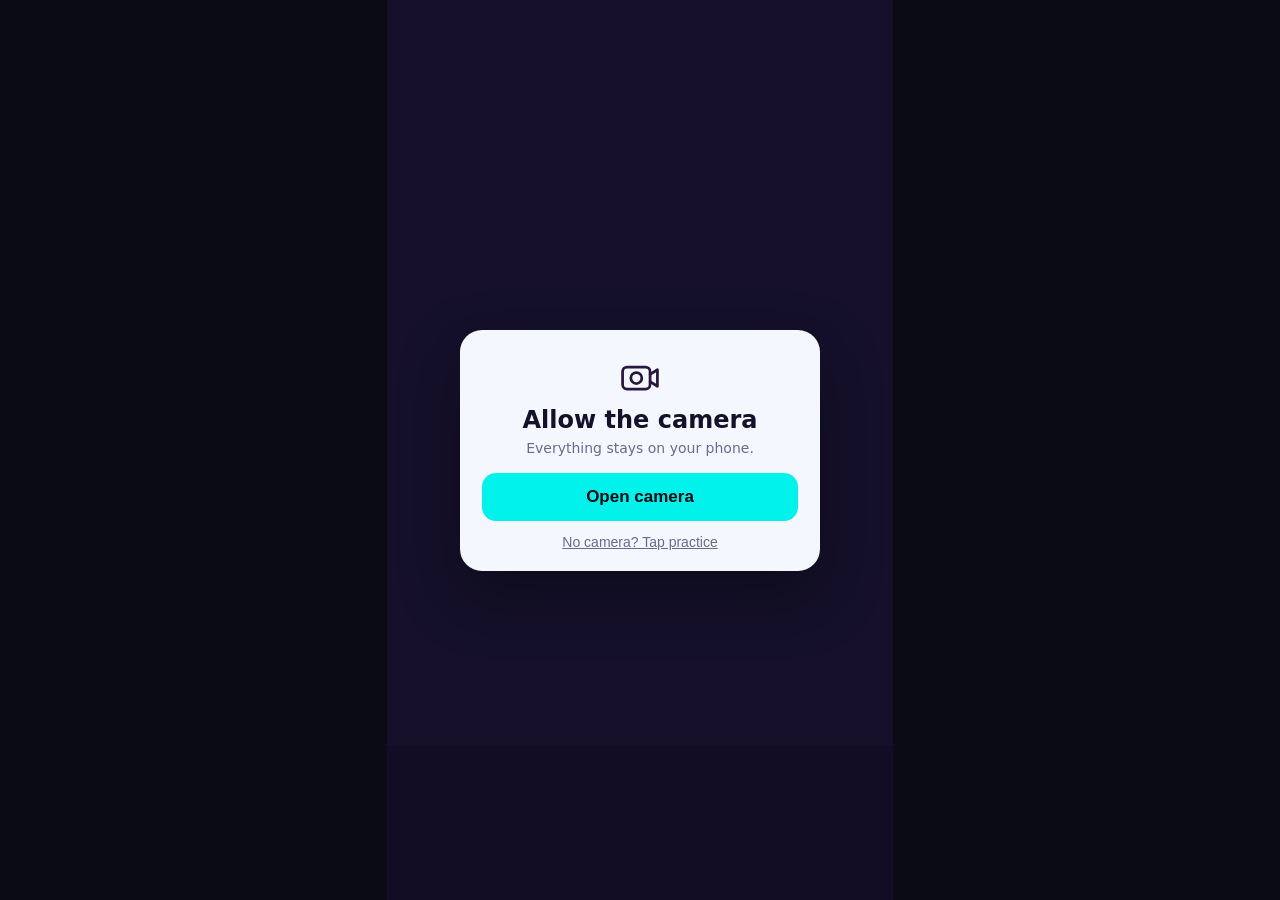
<file: index.html>
<!doctype html>
<html lang="en">
<head>
<meta charset="utf-8" />
<meta name="viewport" content="width=device-width, initial-scale=1, viewport-fit=cover, user-scalable=no" />
<meta name="theme-color" content="#0b0b16" />
<title>Wink DJ</title>
<link rel="icon" href="data:image/svg+xml,%3Csvg xmlns='http://www.w3.org/2000/svg' viewBox='0 0 40 40'%3E%3Crect width='40' height='40' rx='12' fill='%2300f2ea'/%3E%3Ctext x='20' y='29' text-anchor='middle' font-size='26'%3E%F0%9F%8E%A7%3C/text%3E%3C/svg%3E" />
<script>(function(){var t=Math.floor(Date.now()/6e4);var l=document.createElement("link");l.rel="stylesheet";l.href="./style.css?t="+t;document.head.appendChild(l);window.__t=t})()</script>
</head>
<body>
<main id="app">
  <section id="phone" class="phone">
    <video id="cam" class="cam" autoplay muted playsinline></video>
    <div class="band"></div>
    <canvas id="scene" class="scene"></canvas>

    <div id="hud" class="hud hidden">
      <div class="hud-top">
        <div class="score"><b id="score">0</b><span>hype</span></div>
        <div class="combo"><b id="combo">0</b><span>combo</span></div>
        <div class="time"><b id="time">15</b><span>sec</span></div>
      </div>
      <div id="judge" class="judge"></div>
      <div class="eyes"><span id="eyeL" class="eye">L</span><span id="eyeR" class="eye">R</span></div>
    </div>

    <div id="startPanel" class="panel">
      <div class="card gate">
        <svg viewBox="0 0 48 48" width="44" height="44" fill="none" stroke="#2a1740" stroke-width="3" stroke-linecap="round" stroke-linejoin="round"><rect x="5" y="12" width="30" height="24" rx="5"/><path d="M35 20l8-5v18l-8-5"/><circle cx="20" cy="24" r="6"/></svg>
        <h2>Allow the camera</h2>
        <p>Everything stays on your phone.</p>
        <button id="play" class="btn">Open camera</button>
        <button id="practice" class="link">No camera? Tap practice</button>
      </div>
    </div>

    <div id="setupPanel" class="panel hidden">
      <div class="card">
        <div class="kicker" id="setupKicker">CAMERA</div>
        <h2 id="setupTitle">Loading…</h2>
        <p id="setupText">One second.</p>
        <div id="calib" class="calib hidden"></div>
        <button id="startRound" class="btn hidden">Start</button>
        <button id="bothMode" class="link hidden">Use both eyes</button>
      </div>
    </div>

    <div id="howto" class="howto hidden">
      <svg viewBox="0 0 200 80" width="150" height="60" fill="none" stroke="#fff" stroke-width="4" stroke-linecap="round" stroke-linejoin="round">
        <path d="M14 40 C 34 14, 66 14, 86 40 C 66 66, 34 66, 14 40 Z"/><circle cx="50" cy="40" r="10" fill="#fff"/>
        <path d="M114 44 C 134 66, 166 66, 186 44"/><path d="M126 52 l-6 9 M150 58 l0 11 M174 52 l6 9"/>
      </svg>
      <b>Wink to drop the beat</b>
      <span>Left eye hits the left deck, right eye the right. Both for the drop.</span>
      <em id="howtoCta">Wink to start</em>
    </div>
    <div id="countdown" class="countdown hidden"></div>

    <div id="resultPanel" class="resultlite hidden">
      <div class="rhead">
        <b><span id="rPct">0%</span></b>
        <span id="rLine">swept off their feet</span>
        <em id="resultTitle">Irresistible.</em>
      </div>
      <div class="rbtns hidden" id="rbtns">
        <button id="replay" class="replay" aria-label="Play again"><svg viewBox="0 0 48 48" width="34" height="34" fill="none" stroke="#fff" stroke-width="4" stroke-linecap="round" stroke-linejoin="round"><path d="M38 24a14 14 0 1 1-4.1-9.9"/><path d="M34 6v9h-9"/></svg></button>
        <button id="home" class="link">Back</button>
      </div>
    </div>
  </section>
</main>
<script>(function(){var s=document.createElement("script");s.type="module";s.src="./app.mjs?t="+window.__t;document.body.appendChild(s)})()</script>
</body>
</html>
</file>
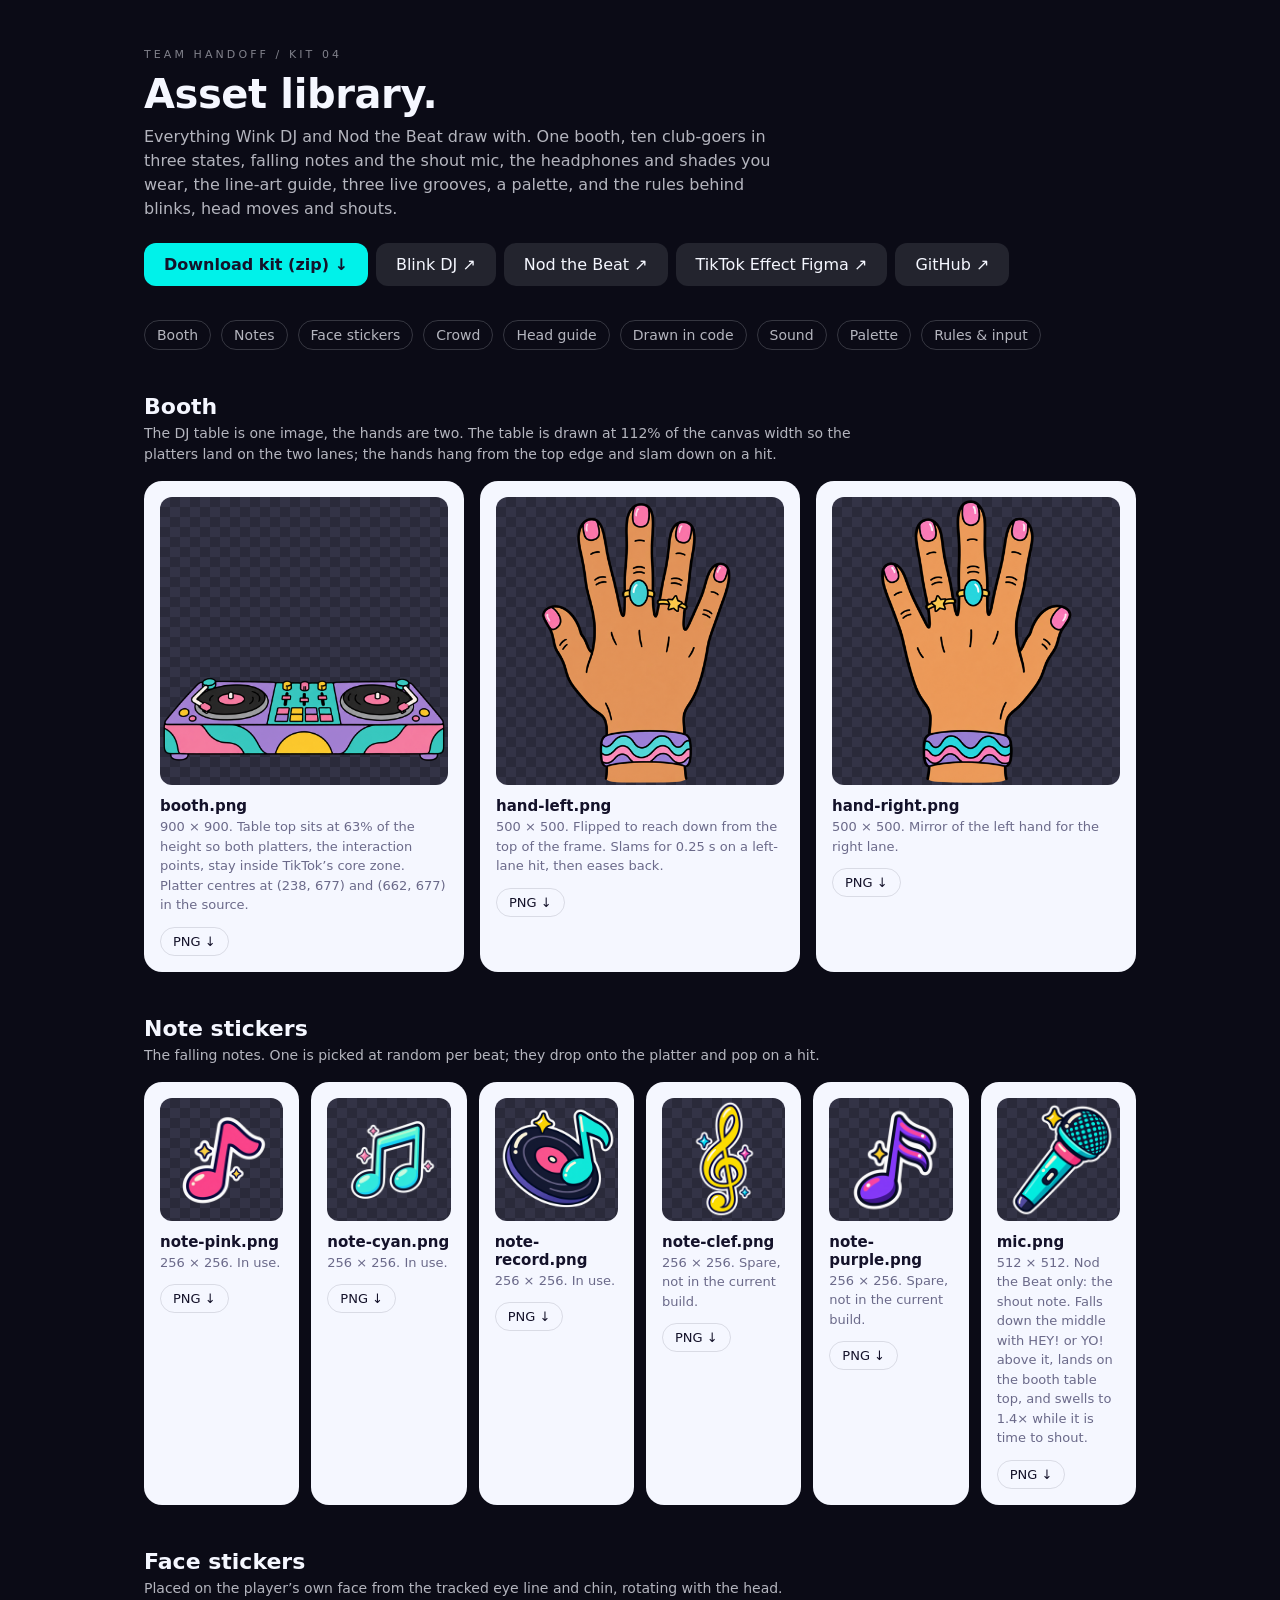
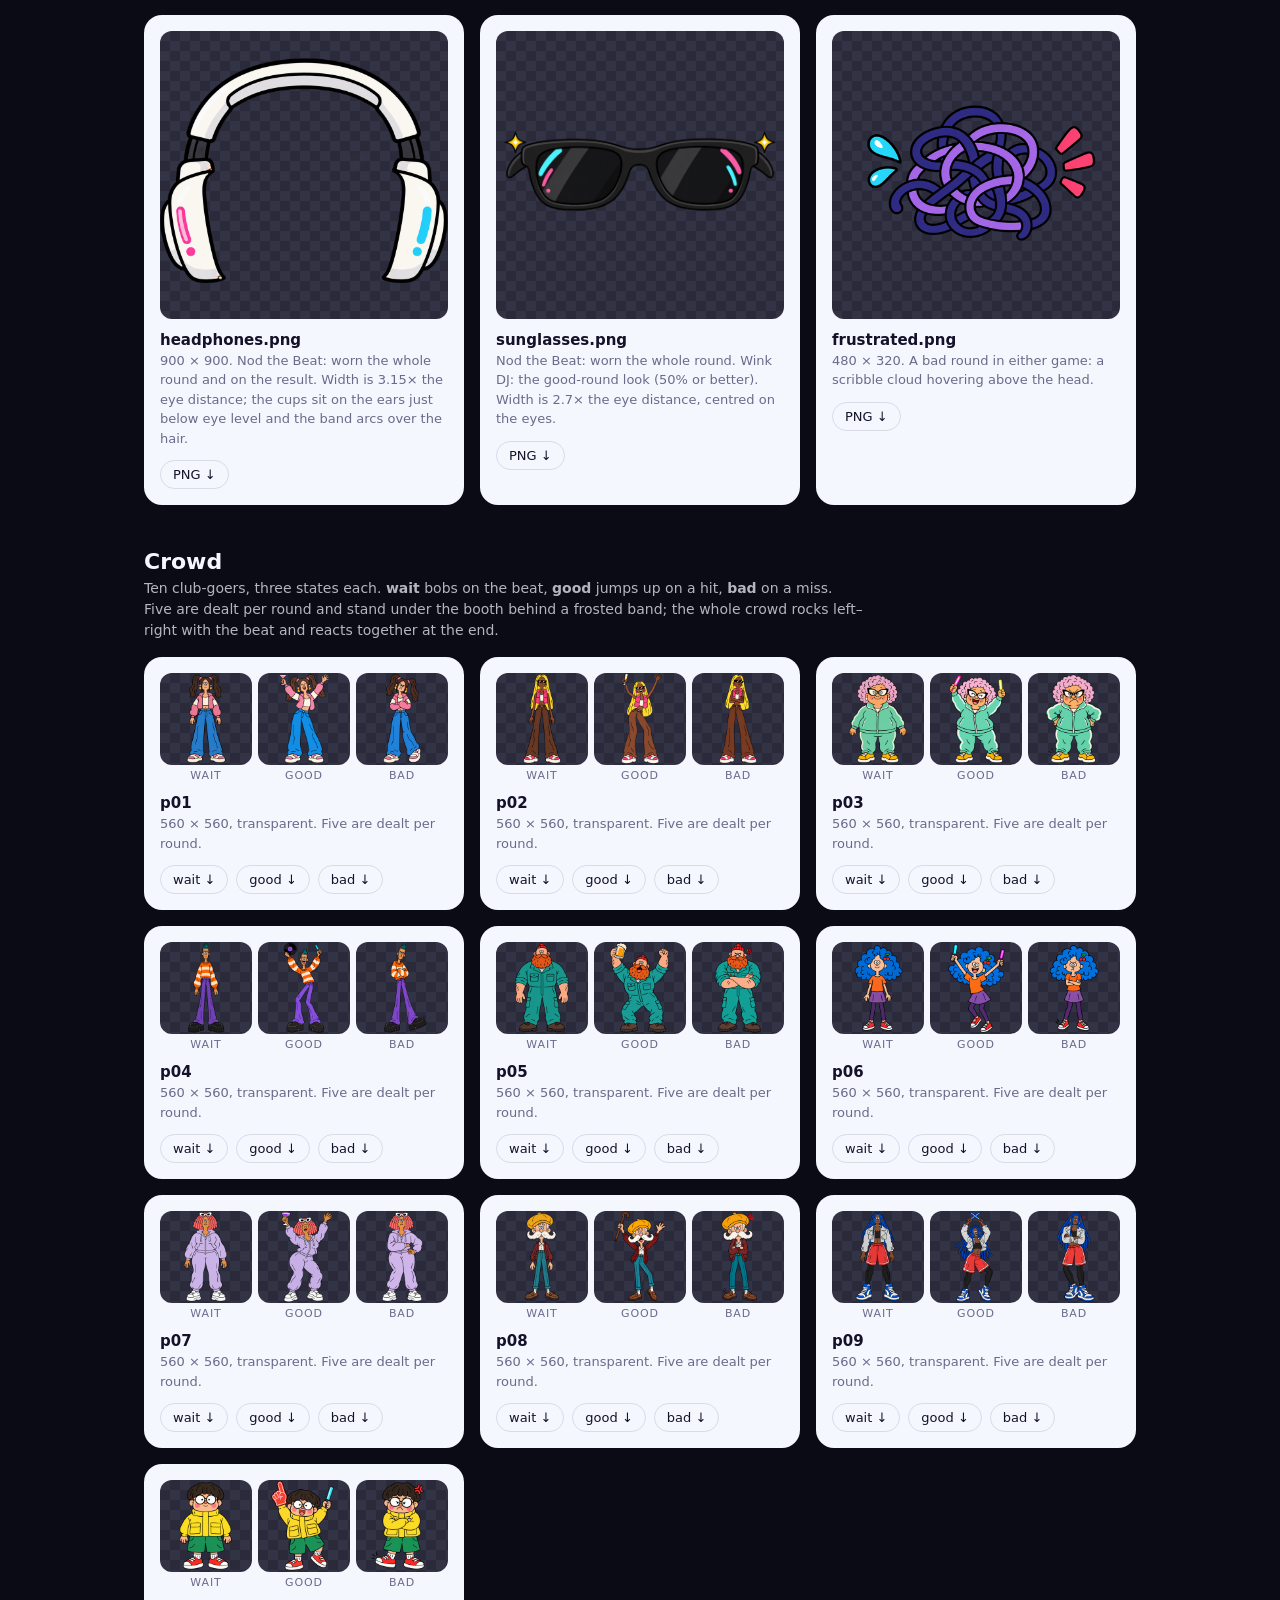
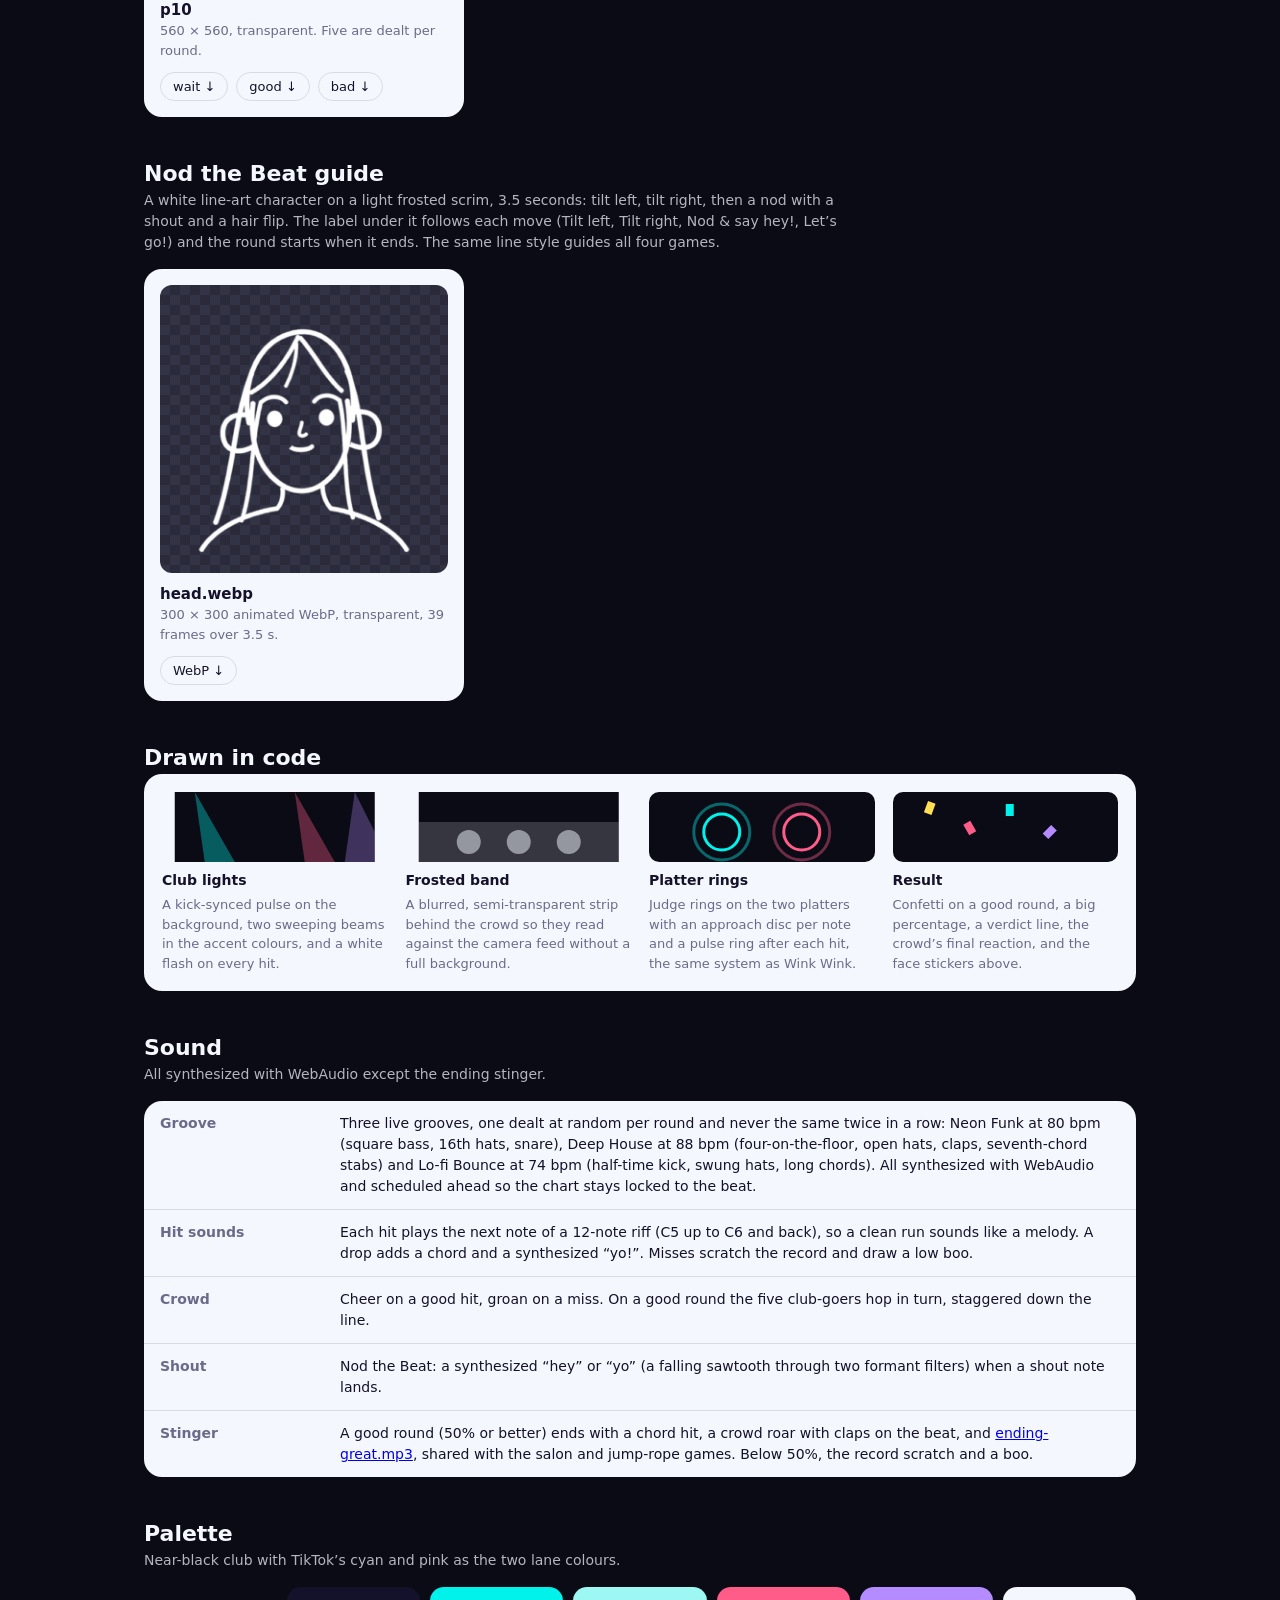
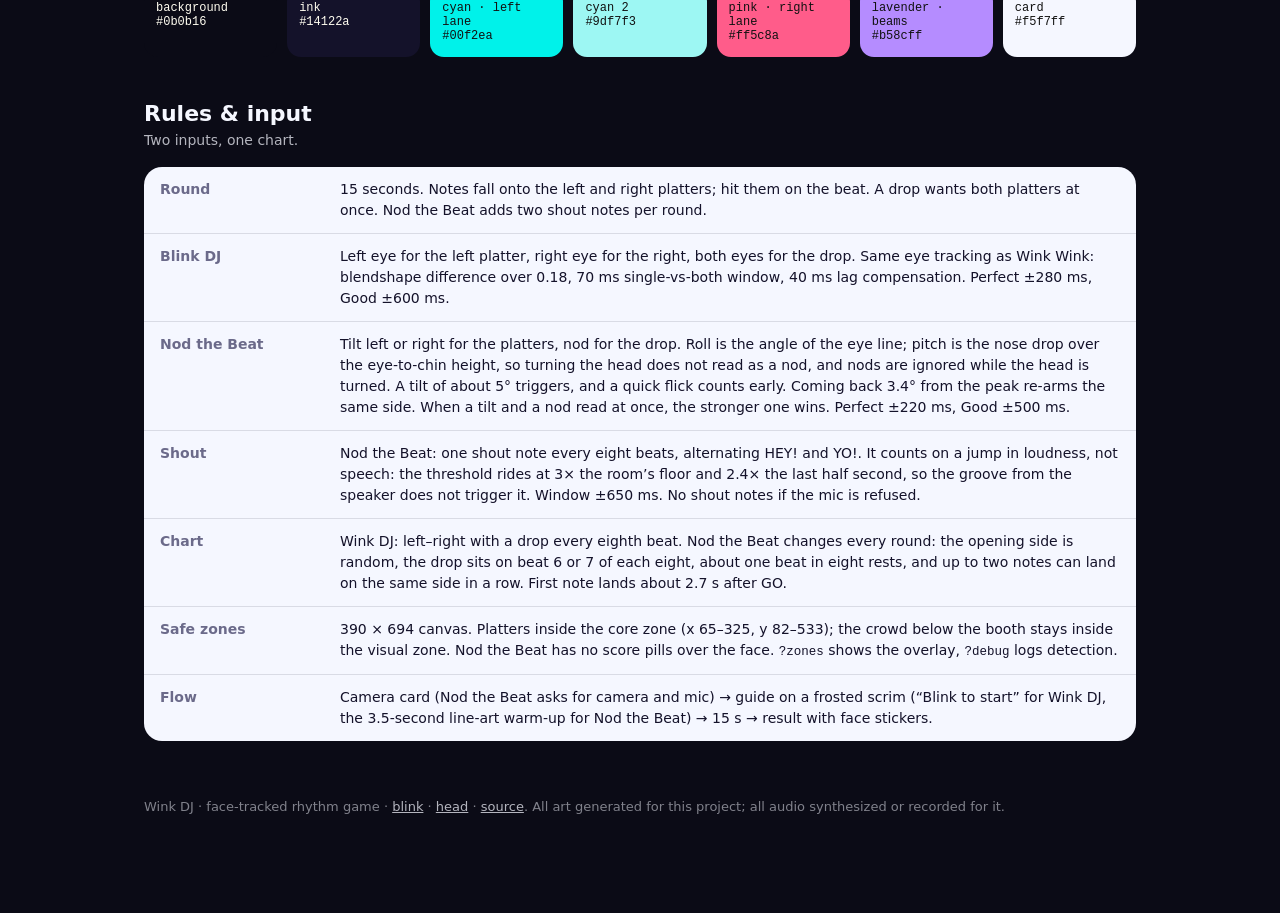
<file: asset-library/index.html>
<!doctype html>
<html lang="en">
<head>
<meta charset="utf-8" />
<meta name="viewport" content="width=device-width, initial-scale=1" />
<title>Wink DJ — Asset library</title>
<link rel="icon" href="data:image/svg+xml,%3Csvg xmlns='http://www.w3.org/2000/svg' viewBox='0 0 40 40'%3E%3Crect width='40' height='40' rx='12' fill='%2300f2ea'/%3E%3Ctext x='20' y='29' text-anchor='middle' font-size='26'%3E%F0%9F%8E%A7%3C/text%3E%3C/svg%3E" />
<style>
  :root { --bg:#0b0b16; --card:#f5f7ff; --ink:#14122a; --dim:#6b6a8a; --line:rgba(20,18,42,.12); --accent:#00f2ea; --ghost:rgba(245,247,255,.1); --muted:rgba(245,247,255,.5); --muted2:rgba(245,247,255,.72); --navline:rgba(245,247,255,.18); --chk1:#e4e6f0; --chk2:#f0f1f8; }

  * { box-sizing: border-box; }
  body { margin:0; background:var(--bg); color:var(--card); font-family: -apple-system, "Helvetica Neue", Inter, system-ui, sans-serif; }
  .wrap { max-width: 1040px; margin: 0 auto; padding: 48px 24px 96px; }
  .k { font-size: 11px; letter-spacing: .28em; text-transform: uppercase; color: var(--muted); }
  h1 { font-size: 40px; margin: 10px 0 8px; letter-spacing: -.01em; }
  .lede { color: var(--muted2); margin: 0 0 22px; max-width: 640px; line-height: 1.5; }
  .btn { display:inline-block; background:var(--accent); color:var(--ink); font-weight:700; text-decoration:none; padding: 12px 20px; border-radius: 12px; margin: 0 8px 8px 0; }
  .btn.ghost { background: var(--ghost); color: var(--card); font-weight: 500; }
  nav { display:flex; gap:10px; flex-wrap:wrap; margin: 26px 0 40px; }
  nav a { color: var(--muted2); text-decoration:none; font-size:14px; padding:6px 12px; border:1px solid var(--navline); border-radius:999px; }
  section { margin-top: 44px; }
  h2 { font-size: 22px; margin: 0 0 4px; }
  .sub { color: var(--muted2); font-size: 14px; margin: 0 0 16px; line-height: 1.5; max-width: 720px; }
  .grid { display:grid; grid-template-columns: repeat(auto-fit, minmax(240px, 1fr)); gap: 16px; }
  .grid.tight { grid-template-columns: repeat(auto-fill, minmax(150px, 1fr)); gap: 12px; }
  .card { background: var(--card); color: var(--ink); border-radius: 18px; padding: 16px; }
  .card .pv { border-radius: 12px; overflow:hidden; background: repeating-conic-gradient(var(--chk1) 0 25%, var(--chk2) 0 50%) 0 0/20px 20px; aspect-ratio: 1; display:flex; align-items:center; justify-content:center; }
  .card .pv.dark { background: repeating-conic-gradient(#2a2a3a 0 25%, #333346 0 50%) 0 0/20px 20px; }
  .card .pv img { max-width: 100%; max-height: 100%; display:block; }
  .card b { display:block; margin: 12px 0 2px; font-size: 15px; }
  .card p { margin: 0; font-size: 13px; color: var(--dim); line-height: 1.5; }
  .card .row { display:flex; gap:8px; margin-top: 12px; flex-wrap: wrap; }
  .card .row a { font-size: 13px; color: var(--ink); text-decoration:none; border:1px solid var(--line); border-radius: 999px; padding: 6px 12px; }
  .strip { display:grid; grid-template-columns: repeat(3, 1fr); gap: 6px; }
  .strip.two { grid-template-columns: repeat(2, 1fr); }
  .strip figure { margin:0; text-align:center; }
  .strip figcaption { font-size: 11px; color: var(--dim); margin-top: 4px; letter-spacing: .08em; text-transform: uppercase; }
  .swatches { display:grid; grid-template-columns: repeat(auto-fit, minmax(120px,1fr)); gap: 10px; }
  .sw { border-radius: 14px; padding: 14px 12px; color: #111; font-size: 12px; font-family: ui-monospace, Menlo, monospace; }
  .sw.dark { color: #fffdf0; }
  table { width:100%; border-collapse: collapse; background: var(--card); color: var(--ink); border-radius: 18px; overflow:hidden; font-size: 14px; }
  th, td { text-align:left; padding: 12px 16px; border-bottom: 1px solid var(--line); vertical-align: top; line-height: 1.5; }
  th { width: 180px; color: var(--dim); font-weight: 600; }
  tr:last-child td, tr:last-child th { border-bottom: 0; }
  code { font-family: ui-monospace, Menlo, monospace; font-size: 12.5px; }
  .drawn { background: var(--card); color: var(--ink); border-radius: 18px; padding: 18px; display:grid; grid-template-columns: repeat(auto-fit, minmax(220px,1fr)); gap: 18px; }
  .drawn div { font-size: 13px; color: var(--dim); line-height: 1.5; }
  .drawn b { display:block; color: var(--ink); margin-bottom: 4px; font-size: 14px; }
  .drawn svg { width: 100%; height: 70px; display:block; margin-bottom: 8px; border-radius: 10px; }
  footer { margin-top: 56px; font-size: 13px; color: var(--muted); line-height: 1.6; }
  footer a { color: var(--muted2); }
  @media (max-width: 600px) { th { width: 110px; } h1 { font-size: 32px; } }
</style>
</head>
<body>
<div class="wrap">
  <div class="k">Team handoff / Kit 04</div>
  <h1>Asset library.</h1>
  <p class="lede">Everything Wink DJ and Nod the Beat draw with. One booth, ten club-goers in three states, falling notes and the shout mic, the headphones and shades you wear, the line-art guide, three live grooves, a palette, and the rules behind blinks, head moves and shouts.</p>
  <a class="btn" href="./wink-dj-assets.zip" download>Download kit (zip) ↓</a><a class="btn ghost" href="../">Blink DJ ↗</a><a class="btn ghost" href="../head/">Nod the Beat ↗</a><a class="btn ghost" href="https://www.figma.com/design/QUBLPsojgC8Vom9a3KD2R9/TikTok-Effect-%E8%AE%BE%E8%AE%A1%E8%A7%84%E8%8C%83?node-id=295639-28463&amp;t=obTdrpBNiDewiyfc-4" target="_blank">TikTok Effect Figma ↗</a><a class="btn ghost" href="https://github.com/Belendali/wink-dj">GitHub ↗</a>
  <nav><a href="#booth">Booth</a><a href="#notes">Notes</a><a href="#result">Face stickers</a><a href="#crowd">Crowd</a><a href="#guide">Head guide</a><a href="#drawn">Drawn in code</a><a href="#sound">Sound</a><a href="#palette">Palette</a><a href="#rules">Rules &amp; input</a></nav>

  <section id="booth">
    <h2>Booth</h2>
    <p class="sub">The DJ table is one image, the hands are two. The table is drawn at 112% of the canvas width so the platters land on the two lanes; the hands hang from the top edge and slam down on a hit.</p>
    <div class="grid">
      <div class="card">
        <div class="pv dark"><img src="../assets/booth/booth.png" alt="booth.png" loading="lazy" /></div>
        <b>booth.png</b>
        <p>900 × 900. Table top sits at 63% of the height so both platters, the interaction points, stay inside TikTok’s core zone. Platter centres at (238, 677) and (662, 677) in the source.</p>
        <div class="row"><a href="../assets/booth/booth.png" download>PNG ↓</a></div>
      </div>

      <div class="card">
        <div class="pv dark"><img src="../assets/booth/hand-left.png" alt="hand-left.png" loading="lazy" /></div>
        <b>hand-left.png</b>
        <p>500 × 500. Flipped to reach down from the top of the frame. Slams for 0.25 s on a left-lane hit, then eases back.</p>
        <div class="row"><a href="../assets/booth/hand-left.png" download>PNG ↓</a></div>
      </div>

      <div class="card">
        <div class="pv dark"><img src="../assets/booth/hand-right.png" alt="hand-right.png" loading="lazy" /></div>
        <b>hand-right.png</b>
        <p>500 × 500. Mirror of the left hand for the right lane.</p>
        <div class="row"><a href="../assets/booth/hand-right.png" download>PNG ↓</a></div>
      </div>

    </div>
  </section>

  <section id="notes">
    <h2>Note stickers</h2>
    <p class="sub">The falling notes. One is picked at random per beat; they drop onto the platter and pop on a hit.</p>
    <div class="grid tight">
      <div class="card">
        <div class="pv dark"><img src="../assets/stickers/note-pink.png" alt="note-pink.png" loading="lazy" /></div>
        <b>note-pink.png</b>
        <p>256 × 256. In use.</p>
        <div class="row"><a href="../assets/stickers/note-pink.png" download>PNG ↓</a></div>
      </div>

      <div class="card">
        <div class="pv dark"><img src="../assets/stickers/note-cyan.png" alt="note-cyan.png" loading="lazy" /></div>
        <b>note-cyan.png</b>
        <p>256 × 256. In use.</p>
        <div class="row"><a href="../assets/stickers/note-cyan.png" download>PNG ↓</a></div>
      </div>

      <div class="card">
        <div class="pv dark"><img src="../assets/stickers/note-record.png" alt="note-record.png" loading="lazy" /></div>
        <b>note-record.png</b>
        <p>256 × 256. In use.</p>
        <div class="row"><a href="../assets/stickers/note-record.png" download>PNG ↓</a></div>
      </div>

      <div class="card">
        <div class="pv dark"><img src="../assets/stickers/note-clef.png" alt="note-clef.png" loading="lazy" /></div>
        <b>note-clef.png</b>
        <p>256 × 256. Spare, not in the current build.</p>
        <div class="row"><a href="../assets/stickers/note-clef.png" download>PNG ↓</a></div>
      </div>

      <div class="card">
        <div class="pv dark"><img src="../assets/stickers/note-purple.png" alt="note-purple.png" loading="lazy" /></div>
        <b>note-purple.png</b>
        <p>256 × 256. Spare, not in the current build.</p>
        <div class="row"><a href="../assets/stickers/note-purple.png" download>PNG ↓</a></div>
      </div>

      <div class="card">
        <div class="pv dark"><img src="../assets/stickers/mic.png" alt="mic.png" loading="lazy" /></div>
        <b>mic.png</b>
        <p>512 × 512. Nod the Beat only: the shout note. Falls down the middle with HEY! or YO! above it, lands on the booth table top, and swells to 1.4× while it is time to shout.</p>
        <div class="row"><a href="../assets/stickers/mic.png" download>PNG ↓</a></div>
      </div>
    </div>
  </section>

  <section id="result">
    <h2>Face stickers</h2>
    <p class="sub">Placed on the player’s own face from the tracked eye line and chin, rotating with the head.</p>
    <div class="grid">
      <div class="card">
        <div class="pv dark"><img src="../assets/stickers/headphones.png" alt="headphones.png" loading="lazy" /></div>
        <b>headphones.png</b>
        <p>900 × 900. Nod the Beat: worn the whole round and on the result. Width is 3.15× the eye distance; the cups sit on the ears just below eye level and the band arcs over the hair.</p>
        <div class="row"><a href="../assets/stickers/headphones.png" download>PNG ↓</a></div>
      </div>
      <div class="card">
        <div class="pv dark"><img src="../assets/stickers/sunglasses.png" alt="sunglasses.png" loading="lazy" /></div>
        <b>sunglasses.png</b>
        <p>Nod the Beat: worn the whole round. Wink DJ: the good-round look (50% or better). Width is 2.7× the eye distance, centred on the eyes.</p>
        <div class="row"><a href="../assets/stickers/sunglasses.png" download>PNG ↓</a></div>
      </div>
      <div class="card">
        <div class="pv dark"><img src="../assets/stickers/frustrated.png" alt="frustrated.png" loading="lazy" /></div>
        <b>frustrated.png</b>
        <p>480 × 320. A bad round in either game: a scribble cloud hovering above the head.</p>
        <div class="row"><a href="../assets/stickers/frustrated.png" download>PNG ↓</a></div>
      </div>
    </div>
  </section>

  <section id="crowd">
    <h2>Crowd</h2>
    <p class="sub">Ten club-goers, three states each. <b>wait</b> bobs on the beat, <b>good</b> jumps up on a hit, <b>bad</b> on a miss. Five are dealt per round and stand under the booth behind a frosted band; the whole crowd rocks left–right with the beat and reacts together at the end.</p>
    <div class="grid">
      <div class="card">
        <div class="strip"><figure><div class="pv dark"><img src="../assets/people/p01-wait.png" alt="p01 wait" loading="lazy" /></div><figcaption>wait</figcaption></figure><figure><div class="pv dark"><img src="../assets/people/p01-good.png" alt="p01 good" loading="lazy" /></div><figcaption>good</figcaption></figure><figure><div class="pv dark"><img src="../assets/people/p01-bad.png" alt="p01 bad" loading="lazy" /></div><figcaption>bad</figcaption></figure></div>
        <b>p01</b>
        <p>560 × 560, transparent. Five are dealt per round.</p>
        <div class="row"><a href="../assets/people/p01-wait.png" download>wait ↓</a><a href="../assets/people/p01-good.png" download>good ↓</a><a href="../assets/people/p01-bad.png" download>bad ↓</a></div>
      </div>
      <div class="card">
        <div class="strip"><figure><div class="pv dark"><img src="../assets/people/p02-wait.png" alt="p02 wait" loading="lazy" /></div><figcaption>wait</figcaption></figure><figure><div class="pv dark"><img src="../assets/people/p02-good.png" alt="p02 good" loading="lazy" /></div><figcaption>good</figcaption></figure><figure><div class="pv dark"><img src="../assets/people/p02-bad.png" alt="p02 bad" loading="lazy" /></div><figcaption>bad</figcaption></figure></div>
        <b>p02</b>
        <p>560 × 560, transparent. Five are dealt per round.</p>
        <div class="row"><a href="../assets/people/p02-wait.png" download>wait ↓</a><a href="../assets/people/p02-good.png" download>good ↓</a><a href="../assets/people/p02-bad.png" download>bad ↓</a></div>
      </div>
      <div class="card">
        <div class="strip"><figure><div class="pv dark"><img src="../assets/people/p03-wait.png" alt="p03 wait" loading="lazy" /></div><figcaption>wait</figcaption></figure><figure><div class="pv dark"><img src="../assets/people/p03-good.png" alt="p03 good" loading="lazy" /></div><figcaption>good</figcaption></figure><figure><div class="pv dark"><img src="../assets/people/p03-bad.png" alt="p03 bad" loading="lazy" /></div><figcaption>bad</figcaption></figure></div>
        <b>p03</b>
        <p>560 × 560, transparent. Five are dealt per round.</p>
        <div class="row"><a href="../assets/people/p03-wait.png" download>wait ↓</a><a href="../assets/people/p03-good.png" download>good ↓</a><a href="../assets/people/p03-bad.png" download>bad ↓</a></div>
      </div>
      <div class="card">
        <div class="strip"><figure><div class="pv dark"><img src="../assets/people/p04-wait.png" alt="p04 wait" loading="lazy" /></div><figcaption>wait</figcaption></figure><figure><div class="pv dark"><img src="../assets/people/p04-good.png" alt="p04 good" loading="lazy" /></div><figcaption>good</figcaption></figure><figure><div class="pv dark"><img src="../assets/people/p04-bad.png" alt="p04 bad" loading="lazy" /></div><figcaption>bad</figcaption></figure></div>
        <b>p04</b>
        <p>560 × 560, transparent. Five are dealt per round.</p>
        <div class="row"><a href="../assets/people/p04-wait.png" download>wait ↓</a><a href="../assets/people/p04-good.png" download>good ↓</a><a href="../assets/people/p04-bad.png" download>bad ↓</a></div>
      </div>
      <div class="card">
        <div class="strip"><figure><div class="pv dark"><img src="../assets/people/p05-wait.png" alt="p05 wait" loading="lazy" /></div><figcaption>wait</figcaption></figure><figure><div class="pv dark"><img src="../assets/people/p05-good.png" alt="p05 good" loading="lazy" /></div><figcaption>good</figcaption></figure><figure><div class="pv dark"><img src="../assets/people/p05-bad.png" alt="p05 bad" loading="lazy" /></div><figcaption>bad</figcaption></figure></div>
        <b>p05</b>
        <p>560 × 560, transparent. Five are dealt per round.</p>
        <div class="row"><a href="../assets/people/p05-wait.png" download>wait ↓</a><a href="../assets/people/p05-good.png" download>good ↓</a><a href="../assets/people/p05-bad.png" download>bad ↓</a></div>
      </div>
      <div class="card">
        <div class="strip"><figure><div class="pv dark"><img src="../assets/people/p06-wait.png" alt="p06 wait" loading="lazy" /></div><figcaption>wait</figcaption></figure><figure><div class="pv dark"><img src="../assets/people/p06-good.png" alt="p06 good" loading="lazy" /></div><figcaption>good</figcaption></figure><figure><div class="pv dark"><img src="../assets/people/p06-bad.png" alt="p06 bad" loading="lazy" /></div><figcaption>bad</figcaption></figure></div>
        <b>p06</b>
        <p>560 × 560, transparent. Five are dealt per round.</p>
        <div class="row"><a href="../assets/people/p06-wait.png" download>wait ↓</a><a href="../assets/people/p06-good.png" download>good ↓</a><a href="../assets/people/p06-bad.png" download>bad ↓</a></div>
      </div>
      <div class="card">
        <div class="strip"><figure><div class="pv dark"><img src="../assets/people/p07-wait.png" alt="p07 wait" loading="lazy" /></div><figcaption>wait</figcaption></figure><figure><div class="pv dark"><img src="../assets/people/p07-good.png" alt="p07 good" loading="lazy" /></div><figcaption>good</figcaption></figure><figure><div class="pv dark"><img src="../assets/people/p07-bad.png" alt="p07 bad" loading="lazy" /></div><figcaption>bad</figcaption></figure></div>
        <b>p07</b>
        <p>560 × 560, transparent. Five are dealt per round.</p>
        <div class="row"><a href="../assets/people/p07-wait.png" download>wait ↓</a><a href="../assets/people/p07-good.png" download>good ↓</a><a href="../assets/people/p07-bad.png" download>bad ↓</a></div>
      </div>
      <div class="card">
        <div class="strip"><figure><div class="pv dark"><img src="../assets/people/p08-wait.png" alt="p08 wait" loading="lazy" /></div><figcaption>wait</figcaption></figure><figure><div class="pv dark"><img src="../assets/people/p08-good.png" alt="p08 good" loading="lazy" /></div><figcaption>good</figcaption></figure><figure><div class="pv dark"><img src="../assets/people/p08-bad.png" alt="p08 bad" loading="lazy" /></div><figcaption>bad</figcaption></figure></div>
        <b>p08</b>
        <p>560 × 560, transparent. Five are dealt per round.</p>
        <div class="row"><a href="../assets/people/p08-wait.png" download>wait ↓</a><a href="../assets/people/p08-good.png" download>good ↓</a><a href="../assets/people/p08-bad.png" download>bad ↓</a></div>
      </div>
      <div class="card">
        <div class="strip"><figure><div class="pv dark"><img src="../assets/people/p09-wait.png" alt="p09 wait" loading="lazy" /></div><figcaption>wait</figcaption></figure><figure><div class="pv dark"><img src="../assets/people/p09-good.png" alt="p09 good" loading="lazy" /></div><figcaption>good</figcaption></figure><figure><div class="pv dark"><img src="../assets/people/p09-bad.png" alt="p09 bad" loading="lazy" /></div><figcaption>bad</figcaption></figure></div>
        <b>p09</b>
        <p>560 × 560, transparent. Five are dealt per round.</p>
        <div class="row"><a href="../assets/people/p09-wait.png" download>wait ↓</a><a href="../assets/people/p09-good.png" download>good ↓</a><a href="../assets/people/p09-bad.png" download>bad ↓</a></div>
      </div>
      <div class="card">
        <div class="strip"><figure><div class="pv dark"><img src="../assets/people/p10-wait.png" alt="p10 wait" loading="lazy" /></div><figcaption>wait</figcaption></figure><figure><div class="pv dark"><img src="../assets/people/p10-good.png" alt="p10 good" loading="lazy" /></div><figcaption>good</figcaption></figure><figure><div class="pv dark"><img src="../assets/people/p10-bad.png" alt="p10 bad" loading="lazy" /></div><figcaption>bad</figcaption></figure></div>
        <b>p10</b>
        <p>560 × 560, transparent. Five are dealt per round.</p>
        <div class="row"><a href="../assets/people/p10-wait.png" download>wait ↓</a><a href="../assets/people/p10-good.png" download>good ↓</a><a href="../assets/people/p10-bad.png" download>bad ↓</a></div>
      </div>
    </div>
  </section>

  <section id="guide">
    <h2>Nod the Beat guide</h2>
    <p class="sub">A white line-art character on a light frosted scrim, 3.5 seconds: tilt left, tilt right, then a nod with a shout and a hair flip. The label under it follows each move (Tilt left, Tilt right, Nod &amp; say hey!, Let’s go!) and the round starts when it ends. The same line style guides all four games.</p>
    <div class="grid" style="grid-template-columns:repeat(auto-fill,minmax(240px,1fr))">
      <div class="card">
        <div class="pv dark"><img src="../assets/guide/head.webp" alt="head.webp" loading="lazy" /></div>
        <b>head.webp</b>
        <p>300 × 300 animated WebP, transparent, 39 frames over 3.5 s.</p>
        <div class="row"><a href="../assets/guide/head.webp" download>WebP ↓</a></div>
      </div>
    </div>
  </section>

  <section id="drawn">
    <h2>Drawn in code</h2>
    <div class="drawn">
      <div><svg viewBox="0 0 200 70"><rect width="200" height="70" fill="#0b0b16"/><polygon points="20,0 60,70 30,70" fill="#00f2ea" opacity=".35"/><polygon points="120,0 160,70 130,70" fill="#ff5c8a" opacity=".35"/><polygon points="180,0 200,40 200,70 170,70" fill="#b58cff" opacity=".3"/></svg><b>Club lights</b>A kick-synced pulse on the background, two sweeping beams in the accent colours, and a white flash on every hit.</div>
      <div><svg viewBox="0 0 200 70"><rect width="200" height="70" fill="#0b0b16"/><rect x="0" y="30" width="200" height="40" fill="rgba(245,247,255,.18)"/><circle cx="50" cy="50" r="12" fill="#f5f7ff" opacity=".5"/><circle cx="100" cy="50" r="12" fill="#f5f7ff" opacity=".5"/><circle cx="150" cy="50" r="12" fill="#f5f7ff" opacity=".5"/></svg><b>Frosted band</b>A blurred, semi-transparent strip behind the crowd so they read against the camera feed without a full background.</div>
      <div><svg viewBox="0 0 200 70" fill="none" stroke="#00f2ea" stroke-width="3" style="background:#0b0b16"><circle cx="60" cy="40" r="18"/><circle cx="60" cy="40" r="28" opacity=".4"/><circle cx="140" cy="40" r="18" stroke="#ff5c8a"/><circle cx="140" cy="40" r="28" opacity=".4" stroke="#ff5c8a"/></svg><b>Platter rings</b>Judge rings on the two platters with an approach disc per note and a pulse ring after each hit, the same system as Wink Wink.</div>
      <div><svg viewBox="0 0 200 70" style="background:#0b0b16"><g fill="#ffe052"><rect x="20" y="10" width="8" height="12" transform="rotate(20 24 16)"/><rect x="60" y="30" width="8" height="12" fill="#ff5c8a" transform="rotate(-30 64 36)"/><rect x="100" y="12" width="8" height="12" fill="#00f2ea"/><rect x="140" y="34" width="8" height="12" fill="#b58cff" transform="rotate(45 144 40)"/></g></svg><b>Result</b>Confetti on a good round, a big percentage, a verdict line, the crowd’s final reaction, and the face stickers above.</div>
    </div>
  </section>

  <section id="sound">
    <h2>Sound</h2>
    <p class="sub">All synthesized with WebAudio except the ending stinger.</p>
    <table>
      <tr><th>Groove</th><td>Three live grooves, one dealt at random per round and never the same twice in a row: Neon Funk at 80 bpm (square bass, 16th hats, snare), Deep House at 88 bpm (four-on-the-floor, open hats, claps, seventh-chord stabs) and Lo-fi Bounce at 74 bpm (half-time kick, swung hats, long chords). All synthesized with WebAudio and scheduled ahead so the chart stays locked to the beat.</td></tr>
      <tr><th>Hit sounds</th><td>Each hit plays the next note of a 12-note riff (C5 up to C6 and back), so a clean run sounds like a melody. A drop adds a chord and a synthesized “yo!”. Misses scratch the record and draw a low boo.</td></tr>
      <tr><th>Crowd</th><td>Cheer on a good hit, groan on a miss. On a good round the five club-goers hop in turn, staggered down the line.</td></tr>
      <tr><th>Shout</th><td>Nod the Beat: a synthesized “hey” or “yo” (a falling sawtooth through two formant filters) when a shout note lands.</td></tr>
      <tr><th>Stinger</th><td>A good round (50% or better) ends with a chord hit, a crowd roar with claps on the beat, and <a href="../assets/audio/ending-great.mp3" download>ending-great.mp3</a>, shared with the salon and jump-rope games. Below 50%, the record scratch and a boo.</td></tr>
    </table>
  </section>

  <section id="palette">
    <h2>Palette</h2>
    <p class="sub">Near-black club with TikTok’s cyan and pink as the two lane colours.</p>
    <div class="swatches"><div class="sw dark" style="background:#0b0b16">background<br>#0b0b16</div><div class="sw dark" style="background:#14122a">ink<br>#14122a</div><div class="sw" style="background:#00f2ea">cyan · left lane<br>#00f2ea</div><div class="sw" style="background:#9df7f3">cyan 2<br>#9df7f3</div><div class="sw" style="background:#ff5c8a">pink · right lane<br>#ff5c8a</div><div class="sw" style="background:#b58cff">lavender · beams<br>#b58cff</div><div class="sw" style="background:#f5f7ff">card<br>#f5f7ff</div></div>
  </section>

  <section id="rules">
    <h2>Rules &amp; input</h2>
    <p class="sub">Two inputs, one chart.</p>
    <table>
      <tr><th>Round</th><td>15 seconds. Notes fall onto the left and right platters; hit them on the beat. A drop wants both platters at once. Nod the Beat adds two shout notes per round.</td></tr>
      <tr><th>Blink DJ</th><td>Left eye for the left platter, right eye for the right, both eyes for the drop. Same eye tracking as Wink Wink: blendshape difference over 0.18, 70 ms single-vs-both window, 40 ms lag compensation. Perfect ±280 ms, Good ±600 ms.</td></tr>
      <tr><th>Nod the Beat</th><td>Tilt left or right for the platters, nod for the drop. Roll is the angle of the eye line; pitch is the nose drop over the eye-to-chin height, so turning the head does not read as a nod, and nods are ignored while the head is turned. A tilt of about 5° triggers, and a quick flick counts early. Coming back 3.4° from the peak re-arms the same side. When a tilt and a nod read at once, the stronger one wins. Perfect ±220 ms, Good ±500 ms.</td></tr>
      <tr><th>Shout</th><td>Nod the Beat: one shout note every eight beats, alternating HEY! and YO!. It counts on a jump in loudness, not speech: the threshold rides at 3× the room’s floor and 2.4× the last half second, so the groove from the speaker does not trigger it. Window ±650 ms. No shout notes if the mic is refused.</td></tr>
      <tr><th>Chart</th><td>Wink DJ: left–right with a drop every eighth beat. Nod the Beat changes every round: the opening side is random, the drop sits on beat 6 or 7 of each eight, about one beat in eight rests, and up to two notes can land on the same side in a row. First note lands about 2.7 s after GO.</td></tr>
      <tr><th>Safe zones</th><td>390 × 694 canvas. Platters inside the core zone (x 65–325, y 82–533); the crowd below the booth stays inside the visual zone. Nod the Beat has no score pills over the face. <code>?zones</code> shows the overlay, <code>?debug</code> logs detection.</td></tr>
      <tr><th>Flow</th><td>Camera card (Nod the Beat asks for camera and mic) → guide on a frosted scrim (“Blink to start” for Wink DJ, the 3.5-second line-art warm-up for Nod the Beat) → 15 s → result with face stickers.</td></tr>
    </table>
  </section>

  <footer>Wink DJ · face-tracked rhythm game · <a href="../">blink</a> · <a href="../head/">head</a> · <a href="https://github.com/Belendali/wink-dj">source</a>. All art generated for this project; all audio synthesized or recorded for it.</footer>
</div>
</body>
</html>
</file>
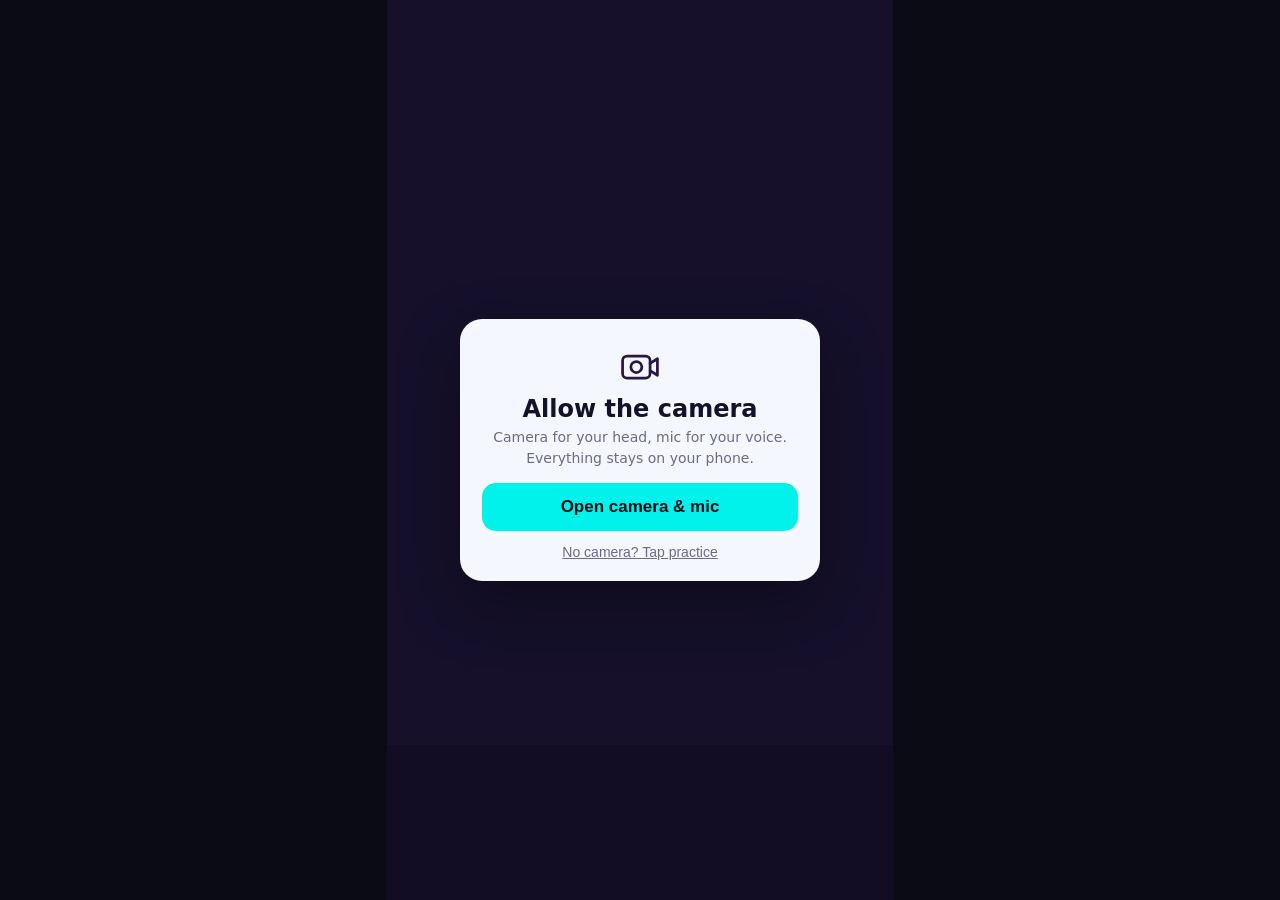
<file: head/index.html>
<!doctype html>
<html lang="en">
<head>
<meta charset="utf-8" />
<meta name="viewport" content="width=device-width, initial-scale=1, viewport-fit=cover, user-scalable=no" />
<meta name="theme-color" content="#0b0b16" />
<title>Nod the Beat</title>
<link rel="icon" href="data:image/svg+xml,%3Csvg xmlns='http://www.w3.org/2000/svg' viewBox='0 0 40 40'%3E%3Crect width='40' height='40' rx='12' fill='%2300f2ea'/%3E%3Ctext x='20' y='29' text-anchor='middle' font-size='26'%3E%F0%9F%8E%A7%3C/text%3E%3C/svg%3E" />
<script>(function(){var t=Math.floor(Date.now()/6e4);var l=document.createElement("link");l.rel="stylesheet";l.href="./style.css?t="+t;document.head.appendChild(l);window.__t=t})()</script>
</head>
<body>
<main id="app">
  <section id="phone" class="phone">
    <video id="cam" class="cam" autoplay muted playsinline></video>
    <div class="band"></div>
    <canvas id="scene" class="scene"></canvas>

    <div id="hud" class="hud hidden">
      <div class="hud-top">
        <div class="score"><b id="score">0</b><span>hype</span></div>
        <div class="combo"><b id="combo">0</b><span>combo</span></div>
        <div class="time"><b id="time">15</b><span>sec</span></div>
      </div>
      <div id="judge" class="judge"></div>
      <div class="eyes"><span id="eyeL" class="eye">L</span><span id="eyeR" class="eye">R</span></div>
    </div>

    <div id="startPanel" class="panel">
      <div class="card gate">
        <svg viewBox="0 0 48 48" width="44" height="44" fill="none" stroke="#2a1740" stroke-width="3" stroke-linecap="round" stroke-linejoin="round"><rect x="5" y="12" width="30" height="24" rx="5"/><path d="M35 20l8-5v18l-8-5"/><circle cx="20" cy="24" r="6"/></svg>
        <h2>Allow the camera</h2>
        <p>Camera for your head, mic for your voice. Everything stays on your phone.</p>
        <button id="play" class="btn">Open camera &amp; mic</button>
        <button id="practice" class="link">No camera? Tap practice</button>
      </div>
    </div>

    <div id="setupPanel" class="panel hidden">
      <div class="card">
        <div class="kicker" id="setupKicker">CAMERA</div>
        <h2 id="setupTitle">Loading…</h2>
        <p id="setupText">One second.</p>
        <div id="calib" class="calib hidden"></div>
        <button id="startRound" class="btn hidden">Start</button>
        <button id="bothMode" class="link hidden">Use both eyes</button>
      </div>
    </div>

    <div id="howto" class="howto hidden" data-step="0">
      <div class="gcard">
      <img class="gimg" id="guideImg" src="../assets/guide/head.webp" alt="" />
      <b>Shake head to drop the beat</b>
      <span id="howtoLbl">Tilt left</span>
      <em id="howtoCta"></em>
      </div>
    </div>
    <div id="countdown" class="countdown hidden"></div>

    <div id="resultPanel" class="resultlite hidden">
      <div class="rhead">
        <b><span id="rPct">0%</span></b>
        <span id="rLine">swept off their feet</span>
        <em id="resultTitle">Irresistible.</em>
      </div>
      <div class="rbtns hidden" id="rbtns">
        <button id="replay" class="replay" aria-label="Play again"><svg viewBox="0 0 48 48" width="34" height="34" fill="none" stroke="#fff" stroke-width="4" stroke-linecap="round" stroke-linejoin="round"><path d="M38 24a14 14 0 1 1-4.1-9.9"/><path d="M34 6v9h-9"/></svg></button>
        <button id="home" class="link">Back</button>
      </div>
    </div>
  </section>
</main>
<script>(function(){var s=document.createElement("script");s.type="module";s.src="./app.mjs?t="+window.__t;document.body.appendChild(s)})()</script>
</body>
</html>
</file>
